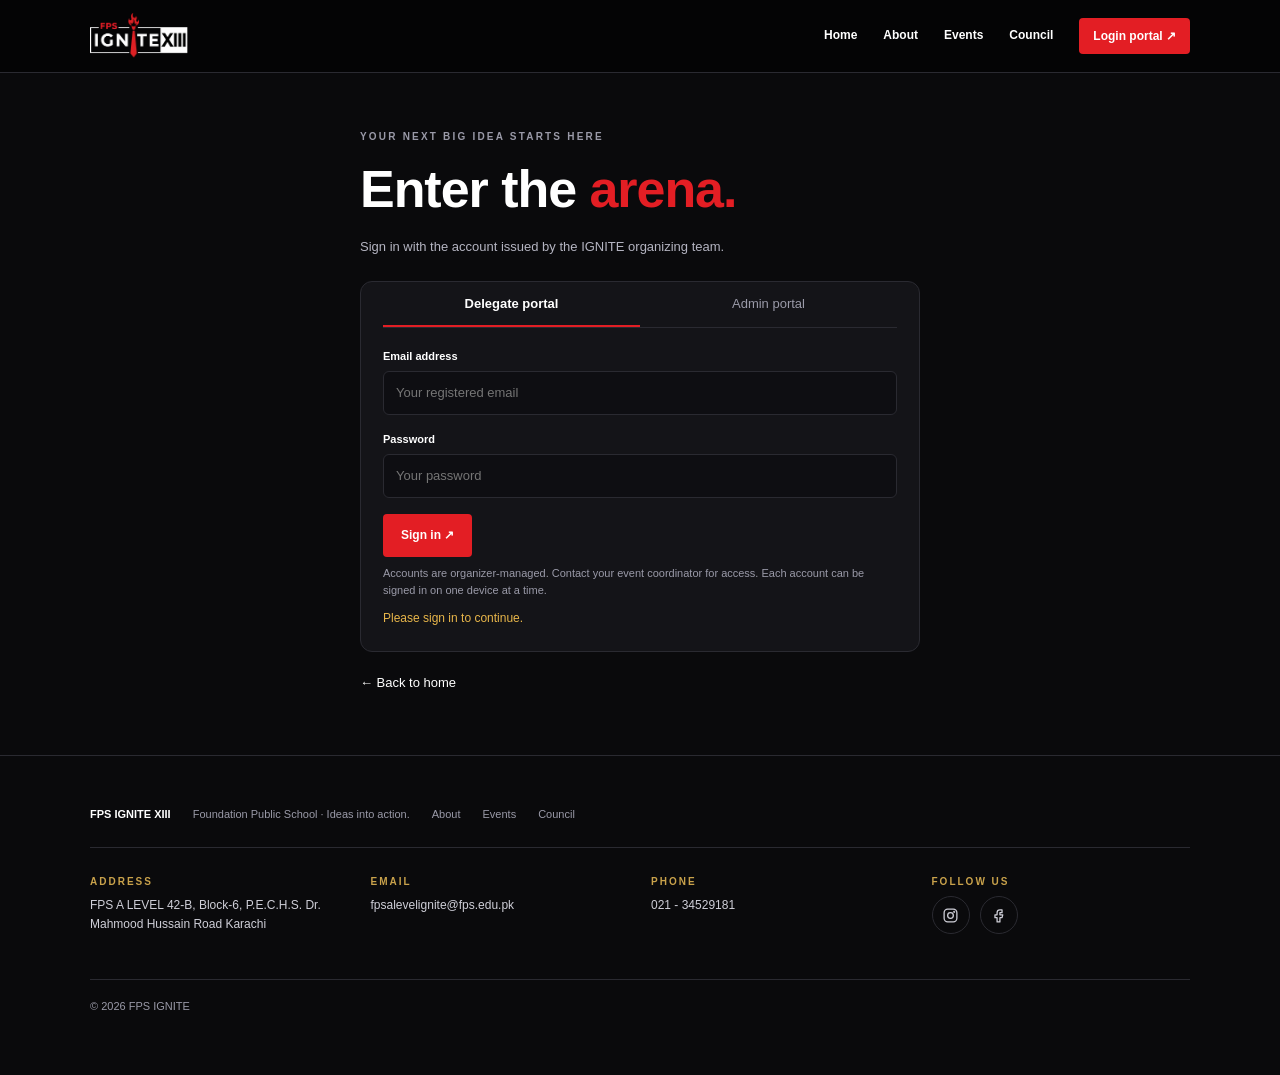
<file: admin.html>
<!doctype html>
<html lang="en">
<head>
<meta charset="utf-8">
<meta name="viewport" content="width=device-width,initial-scale=1">
<title>Admin panel | FPS IGNITE XIII</title>
<link rel="icon" href="images/favicon.png">
<link rel="stylesheet" href="style.css">
<link rel="stylesheet" href="admin.css">
</head>
<body data-page="admin">
<div id="app-header"></div>
<main>
  <div class="adminwrap">
    <div class="row-between">
      <div>
        <div class="eyebrow">Organizer control room</div>
        <h1 class="title" style="margin-bottom:0">Admin <span class="red">panel.</span></h1>
      </div>
      <div class="inl" id="adminmeta"><span id="conn" class="live">Live</span></div>
    </div>
    <div class="atabs" id="tabs" role="tablist"></div>
    <div id="panes">
      <section class="tabpane" id="pane-overview" hidden></section>
      <section class="tabpane" id="pane-auction" hidden></section>
      <section class="tabpane" id="pane-rooms" hidden></section>
      <section class="tabpane" id="pane-forex" hidden></section>
      <section class="tabpane" id="pane-accounts" hidden></section>
      <section class="tabpane" id="pane-activity" hidden></section>
    </div>
  </div>
</main>
<div id="app-footer"></div>
<script src="js/config.js"></script>
<script src="js/app.js"></script>
<script src="js/admin.js"></script>
</body>
</html>
</file>
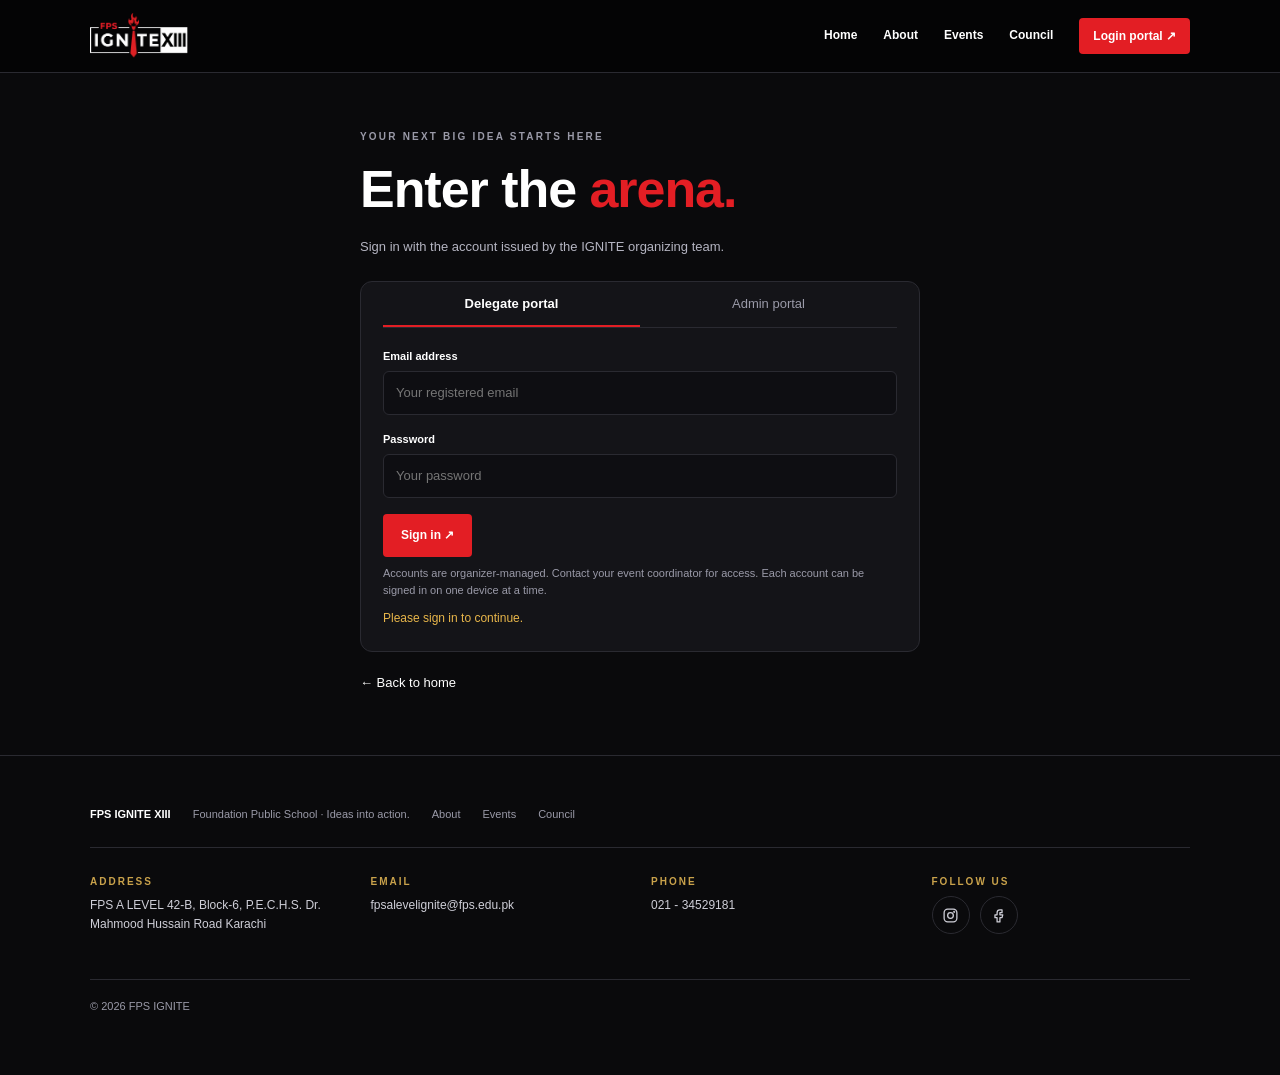
<file: auction.html>
<!doctype html>
<html lang="en">
<head>
<meta charset="utf-8">
<meta name="viewport" content="width=device-width,initial-scale=1">
<title>Industry Auction | FPS IGNITE XIII</title>
<link rel="icon" href="images/favicon.png">
<link rel="stylesheet" href="style.css">
</head>
<body data-page="auction">
<div id="app-header"></div>
<main>
  <div class="container" style="padding-top:44px;max-width:760px">
    <div class="row-between" style="align-items:center">
      <a class="back" href="events.html">&larr; All events</a>
      <span id="conn" class="live">Live</span>
    </div>
    <h1 class="title">Industry <span class="red">Auction</span></h1>

    <div class="card" id="mecard"><div class="help">Loading...</div></div>

    <div class="card" id="detail">
      <div id="dhead"></div>
      <div id="dboxes"></div>
      <div id="dnote"></div>
      <div id="dform" style="display:none">
        <div class="amt">
          <input id="amt" placeholder="Enter your bid in ICs" aria-label="Bid amount in ICs">
          <button class="btn" id="bidbtn" type="button">Place bid</button>
          <button class="btn dark" id="wdbtn" type="button" style="display:none">Withdraw</button>
        </div>
        <div class="hint" id="amthint"></div>
      </div>
      <div class="label gold" id="dboardlabel" style="margin-top:22px"></div>
      <div id="dboard"></div>
    </div>

    <div class="card">
      <div class="label gold" style="margin-bottom:6px">All industries</div>
      <div class="list" id="inds"></div>
    </div>
  </div>
</main>
<div id="app-footer"></div>
<script src="js/config.js"></script>
<script src="js/app.js"></script>
<script src="js/auction.js"></script>
</body>
</html>
</file>
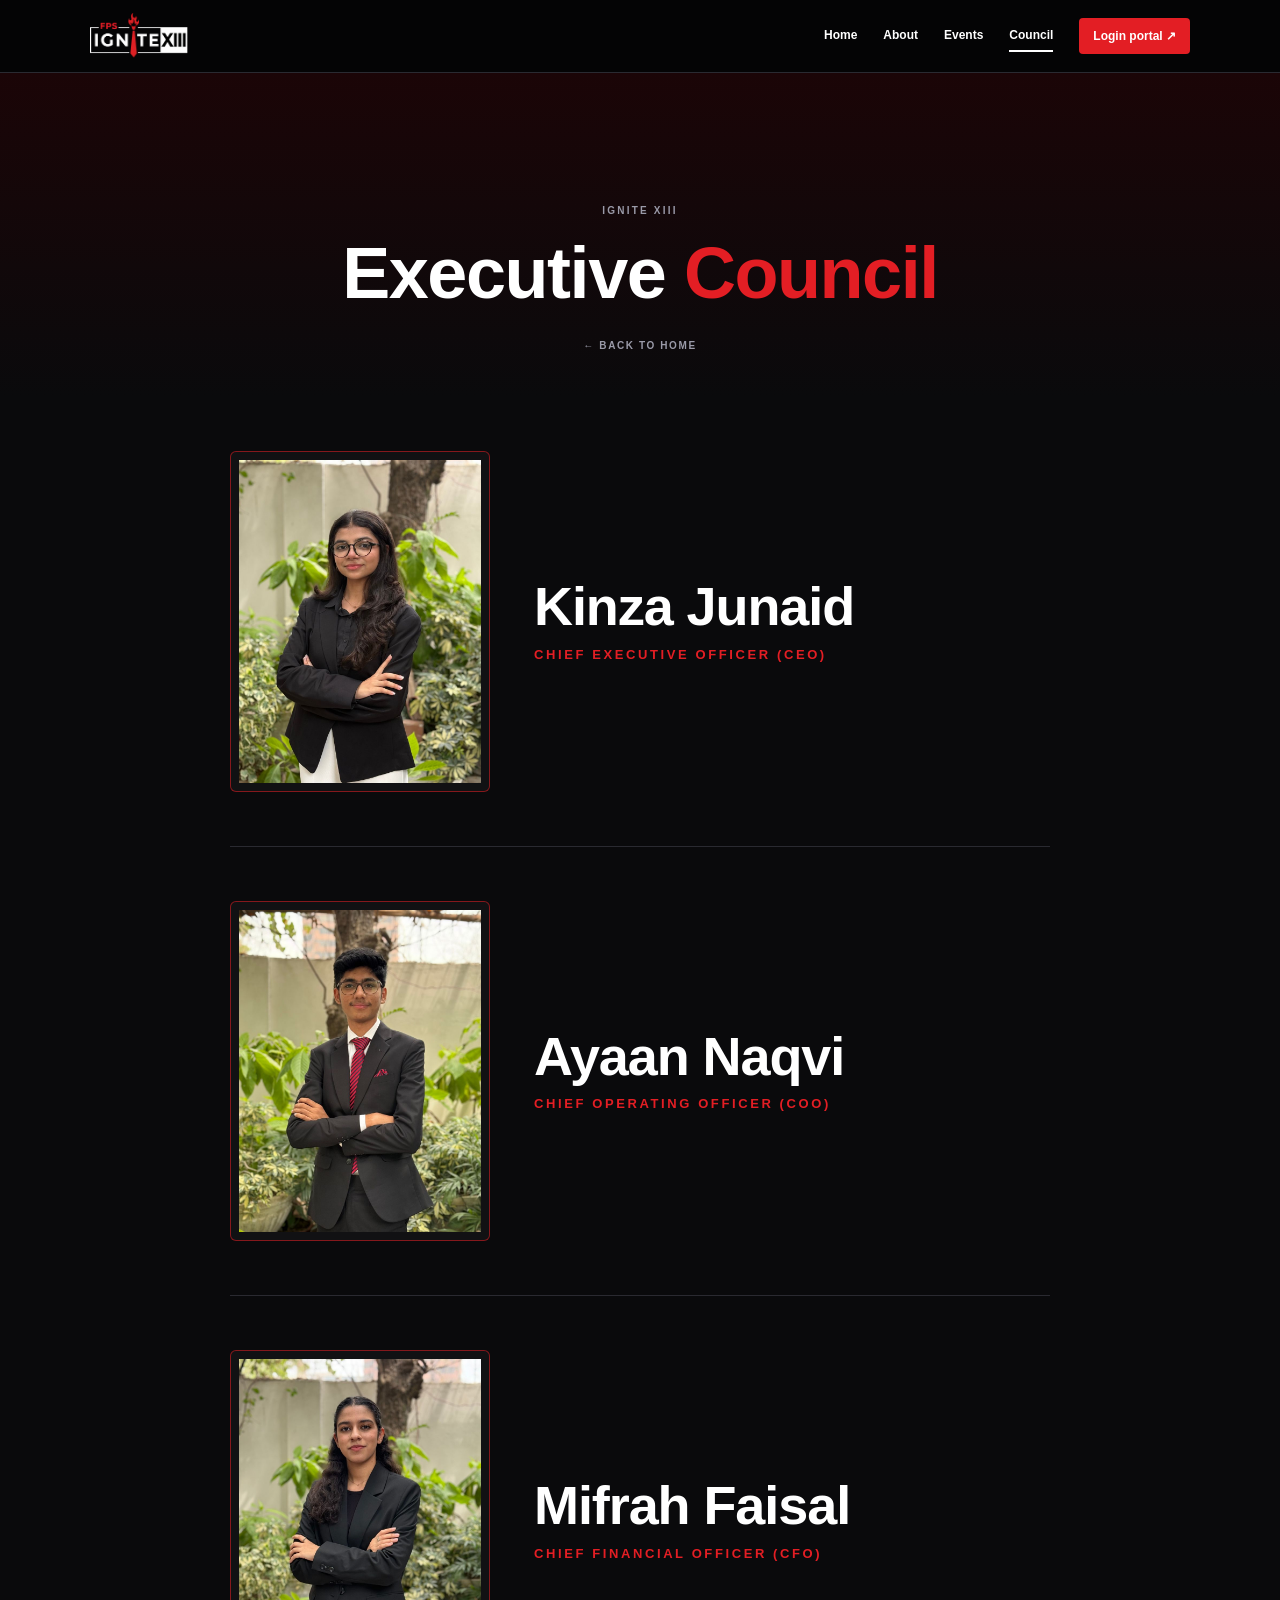
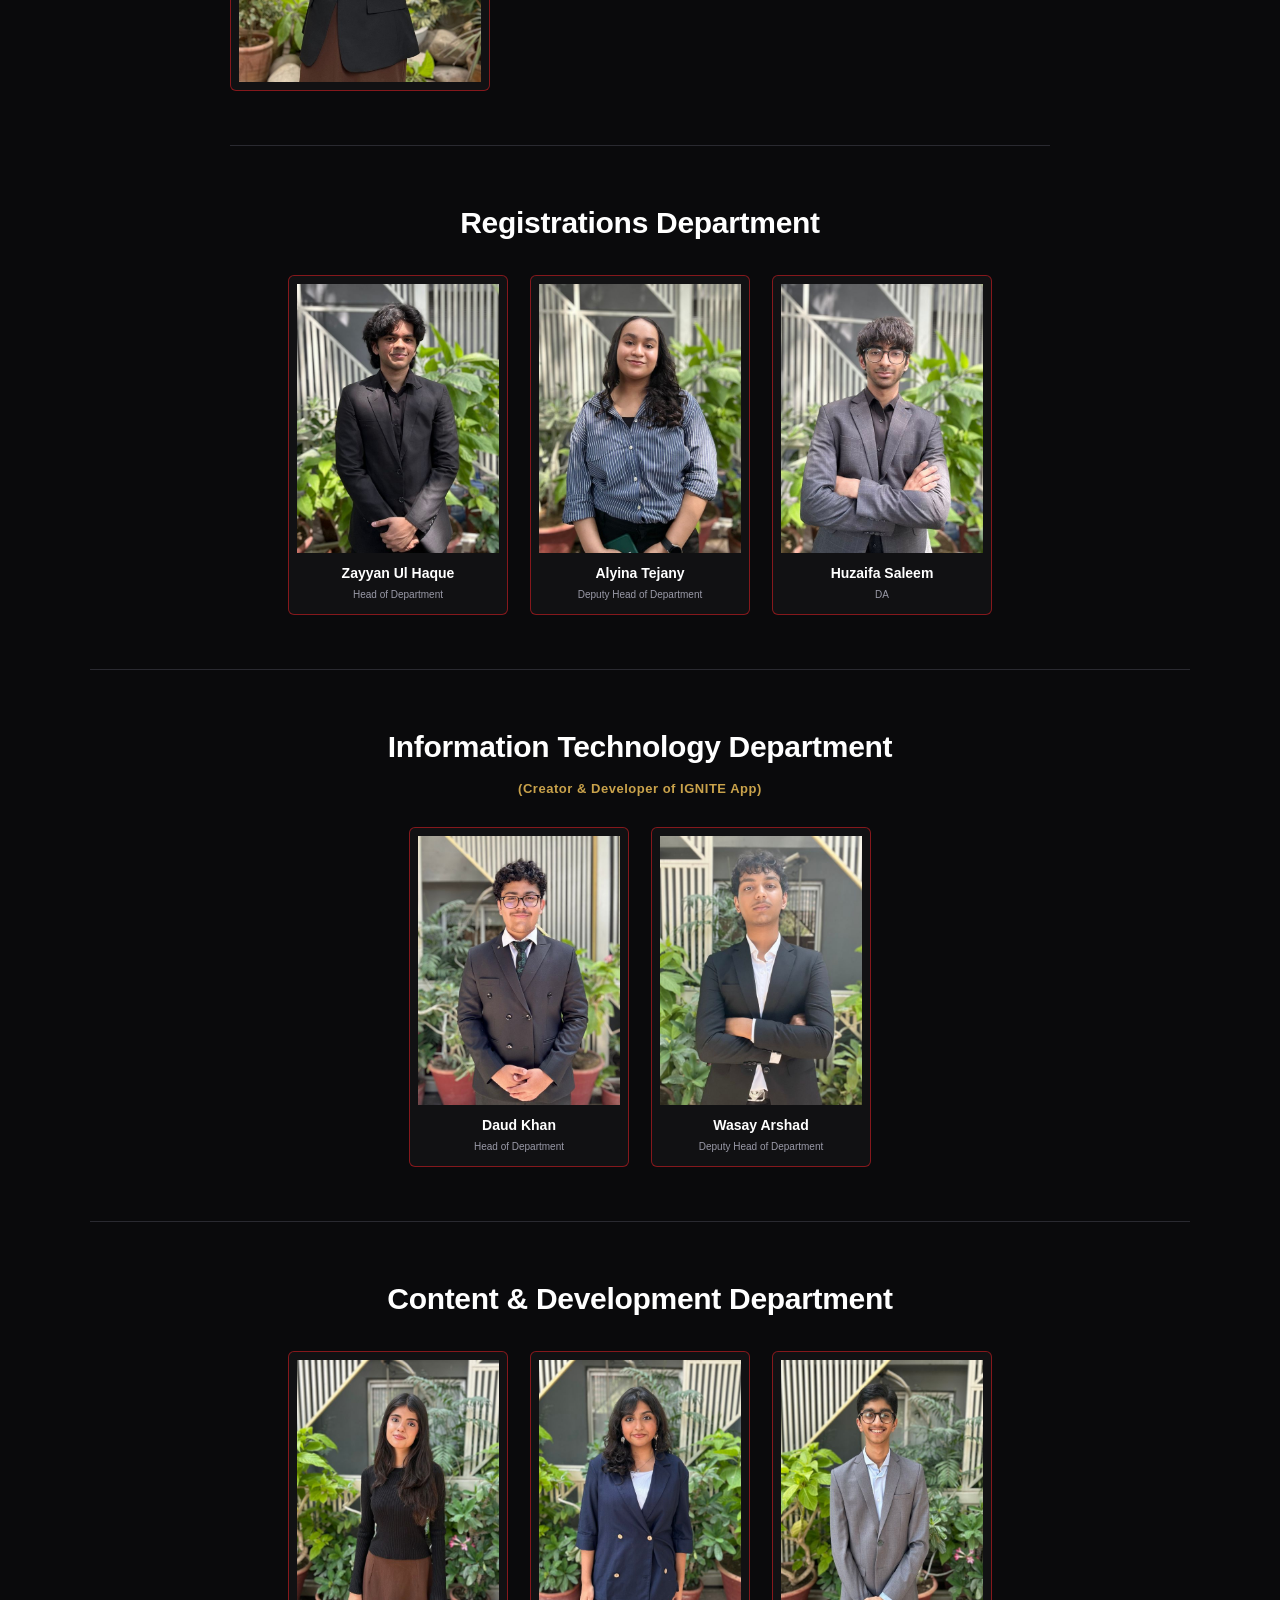
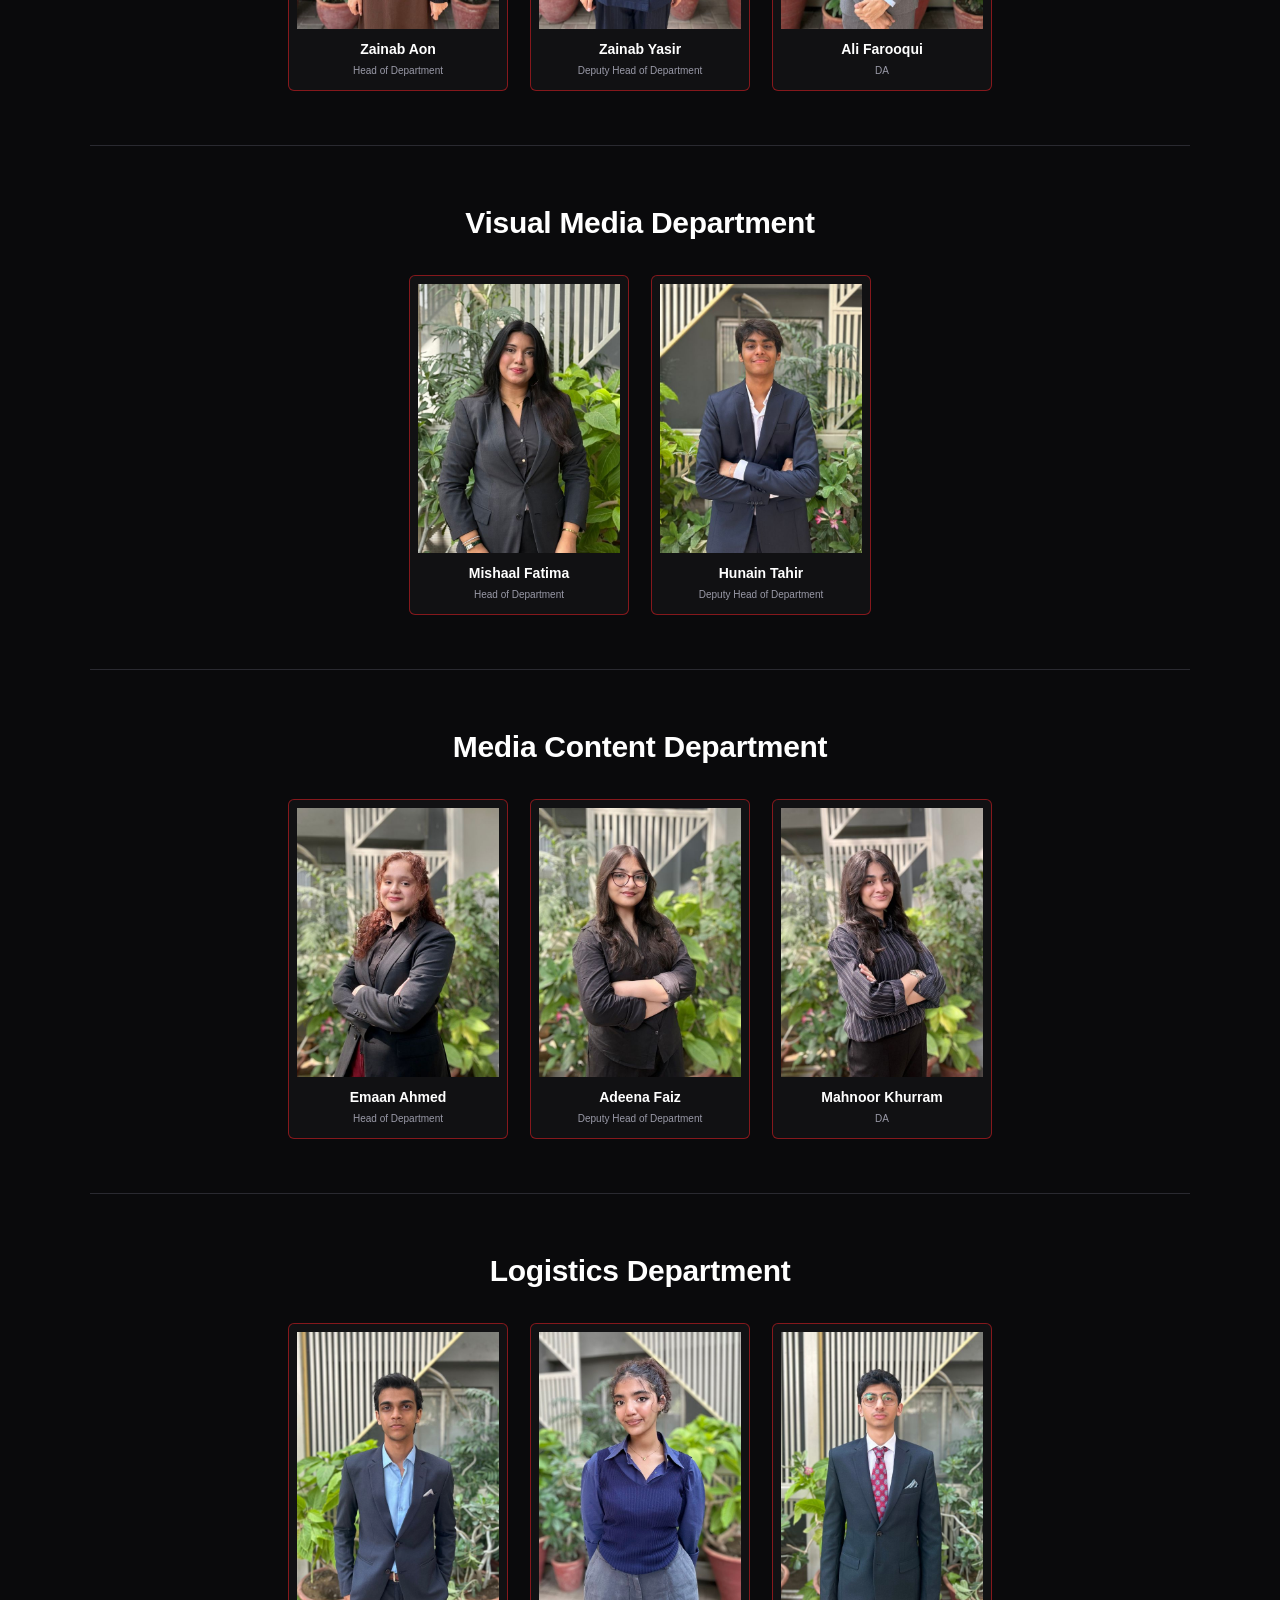
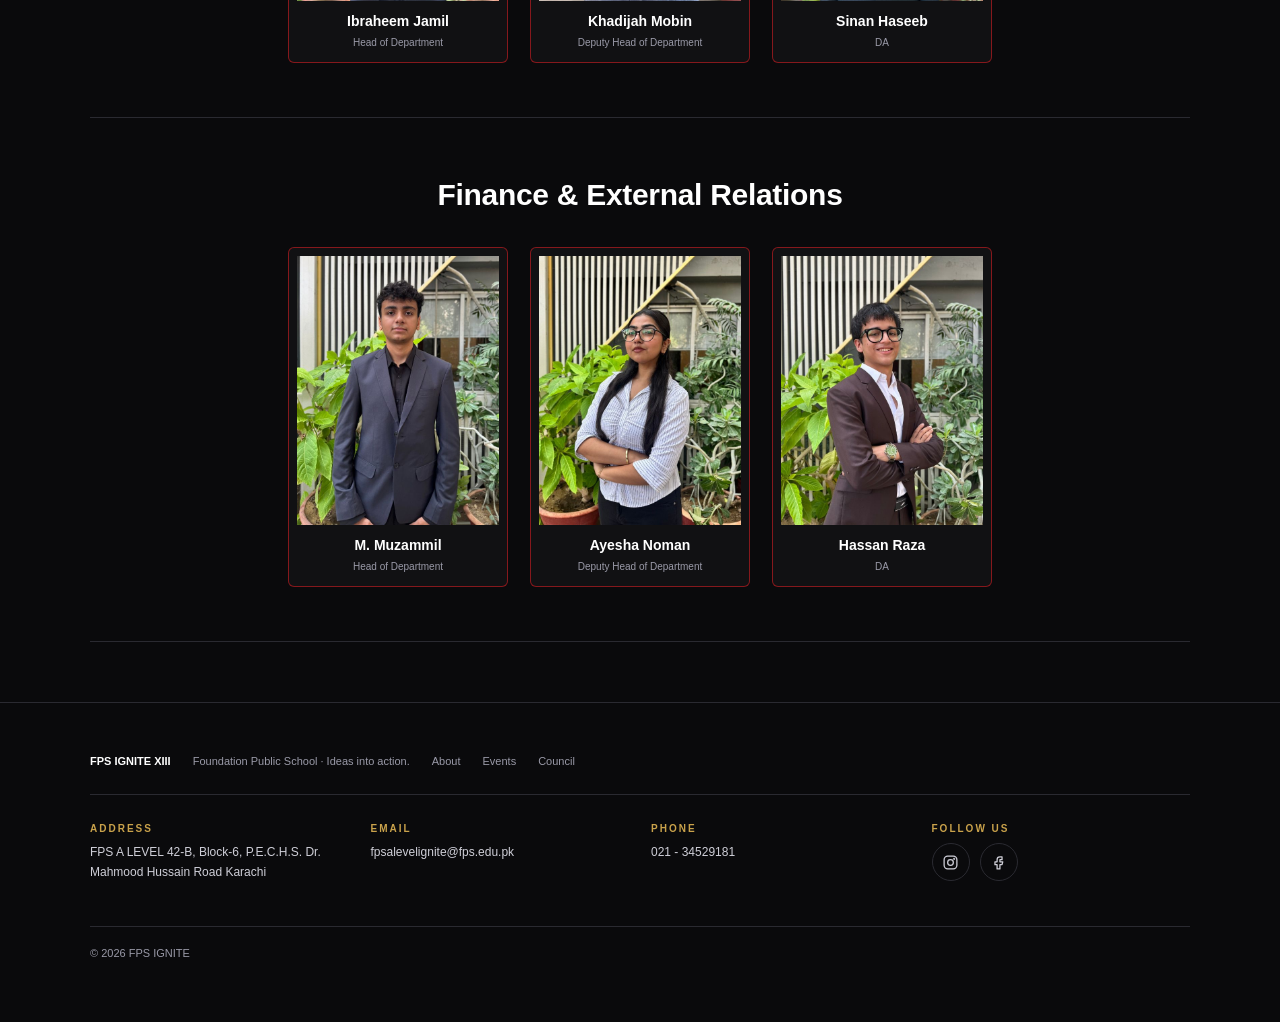
<file: council.html>
<!doctype html>
<html lang="en">
<head>
<meta charset="utf-8">
<meta name="viewport" content="width=device-width,initial-scale=1">
<title>Executive Council | FPS IGNITE XIII</title>
<link rel="icon" href="images/favicon.png">
<link rel="stylesheet" href="style.css">
</head>
<body data-page="council">
<div id="app-header"></div>
<main id="council"></main>
<div id="app-footer"></div>
<script src="js/config.js"></script>
<script src="js/app.js"></script>
<script src="js/content.js"></script>
<script src="js/council.js"></script>
</body>
</html>
</file>
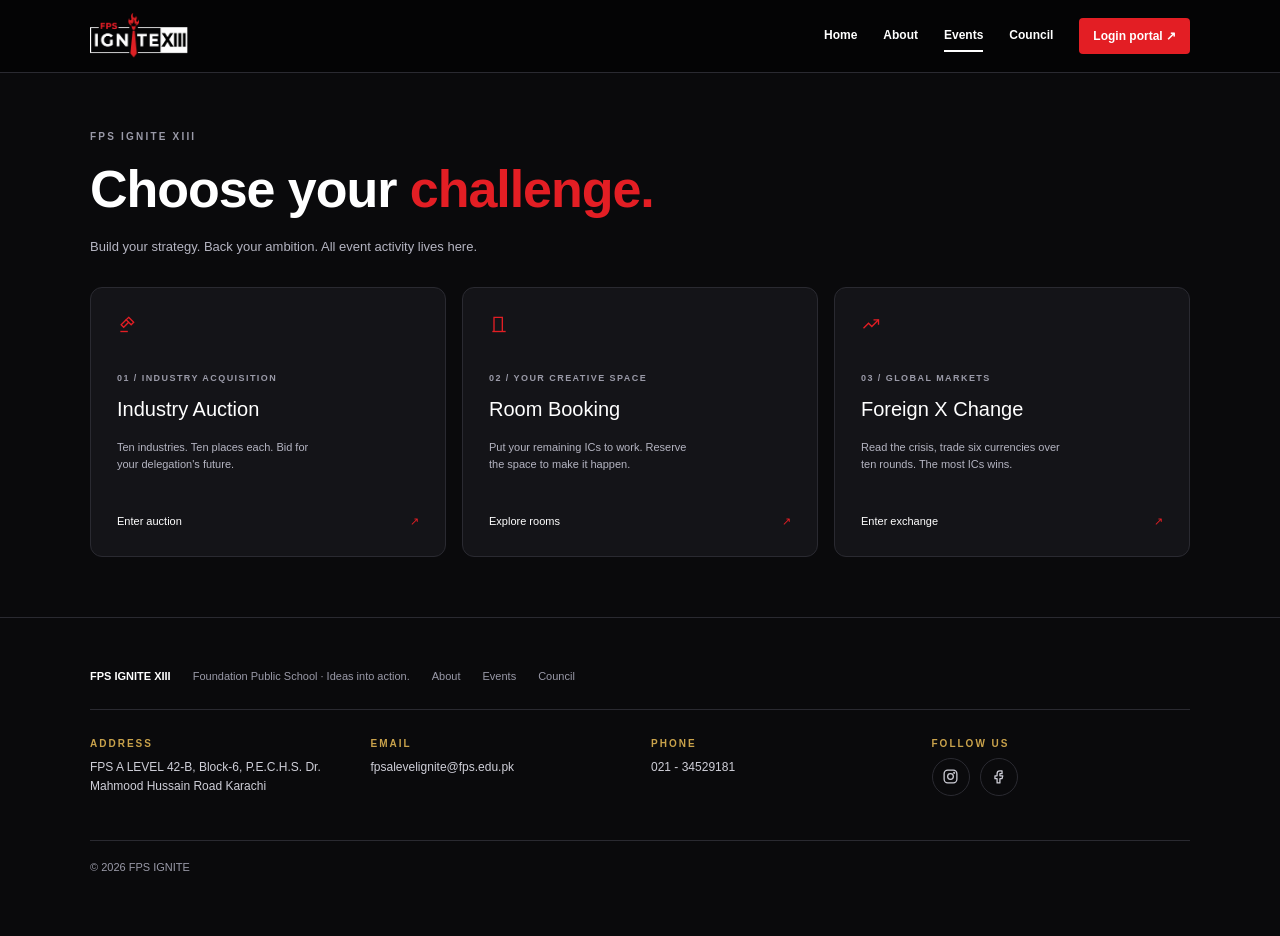
<file: events.html>
<!doctype html>
<html lang="en">
<head>
<meta charset="utf-8">
<meta name="viewport" content="width=device-width,initial-scale=1">
<title>Events | FPS IGNITE XIII</title>
<link rel="icon" href="images/favicon.png">
<link rel="stylesheet" href="style.css">
</head>
<body data-page="events">
<div id="app-header"></div>
<main>
  <div class="container" style="padding-top:56px">
    <div class="eyebrow">FPS IGNITE XIII</div>
    <h1 class="title">Choose your <span class="red">challenge.</span></h1>
    <p class="lead" style="font-size:13px">Build your strategy. Back your ambition. All event activity lives here.</p>
    <div class="cards2">
      <a class="ecard" href="auction.html">
        <svg viewBox="0 0 24 24"><path d="M14 4l6 6-3 3-6-6 3-3z"/><path d="M11 7l-6 6 3 3 6-6"/><path d="M4 21h9"/></svg>
        <div class="label">01 / Industry acquisition</div>
        <h3>Industry Auction</h3>
        <p>Ten industries. Ten places each. Bid for your delegation's future.</p>
        <div class="go">Enter auction <span>&#8599;</span></div>
      </a>
      <a class="ecard" href="rooms.html">
        <svg viewBox="0 0 24 24"><path d="M6 21V4h10v17"/><path d="M4 21h16"/><path d="M13 12v.01"/></svg>
        <div class="label">02 / Your creative space</div>
        <h3>Room Booking</h3>
        <p>Put your remaining ICs to work. Reserve the space to make it happen.</p>
        <div class="go">Explore rooms <span>&#8599;</span></div>
      </a>
      <a class="ecard" href="forex.html">
        <svg viewBox="0 0 24 24"><path d="M3 17l6-6 4 4 8-8"/><path d="M15 7h6v6"/></svg>
        <div class="label">03 / Global markets</div>
        <h3>Foreign X Change</h3>
        <p>Read the crisis, trade six currencies over ten rounds. The most ICs wins.</p>
        <div class="go">Enter exchange <span>&#8599;</span></div>
      </a>
    </div>
  </div>
</main>
<div id="app-footer"></div>
<script src="js/config.js"></script>
<script src="js/app.js"></script>
<script>IG.renderChrome('events');</script>
</body>
</html>
</file>
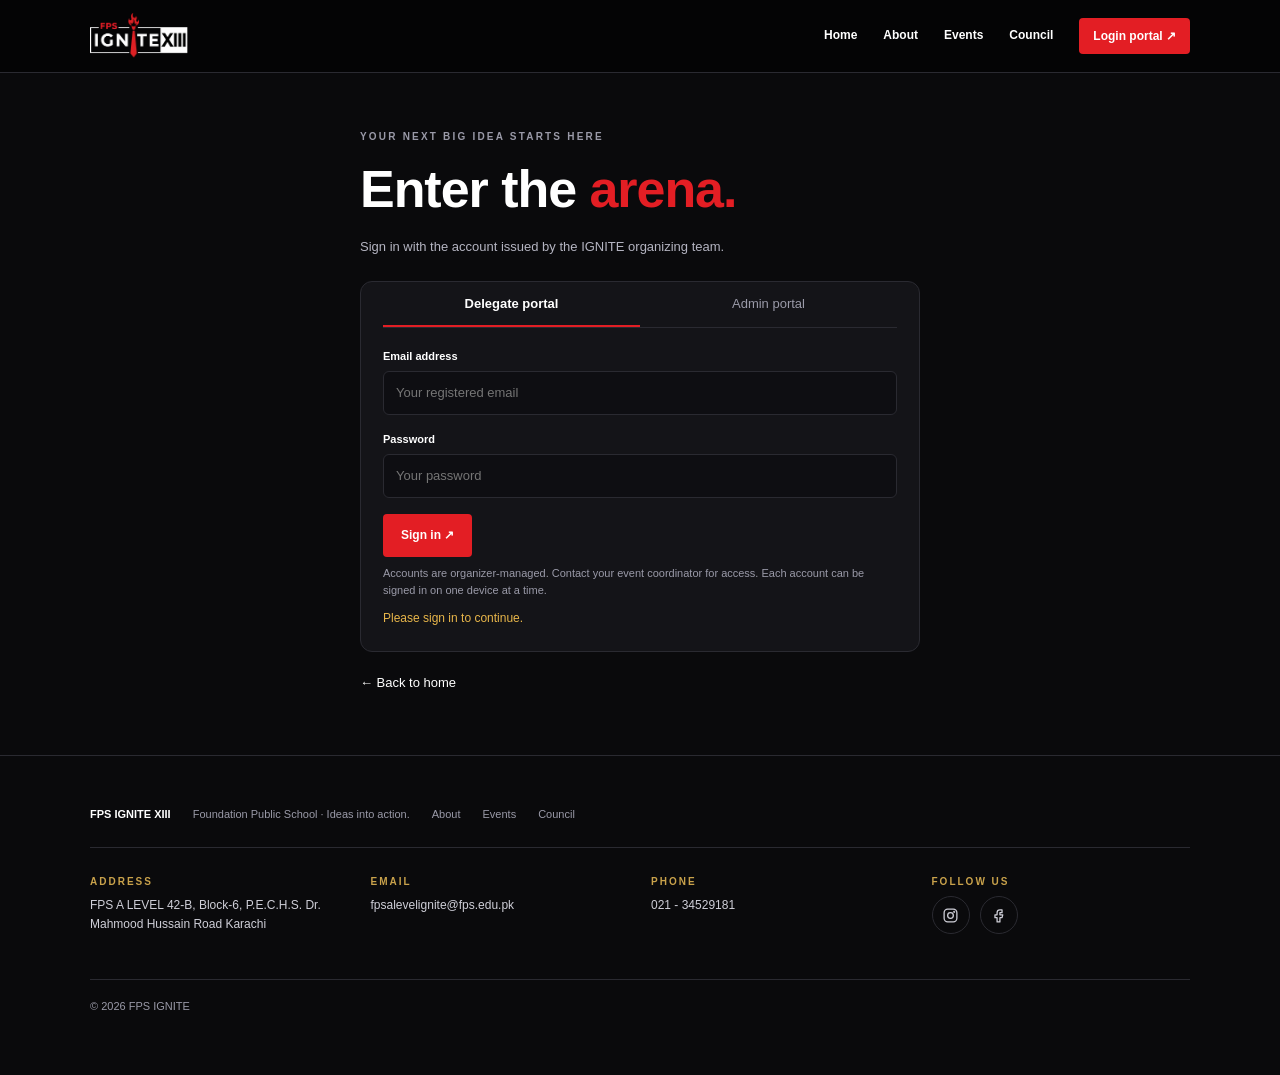
<file: forex.html>
<!doctype html>
<html lang="en">
<head>
<meta charset="utf-8">
<meta name="viewport" content="width=device-width,initial-scale=1">
<title>Foreign X Change | FPS IGNITE XIII</title>
<link rel="icon" href="images/favicon.png">
<link rel="stylesheet" href="style.css">
</head>
<body data-page="forex">
<div id="app-header"></div>
<main>
  <div class="container" style="padding-top:44px;max-width:1040px">
    <div class="row-between" style="align-items:center">
      <a class="back" href="events.html">&larr; All events</a>
      <span id="conn" class="live">Live</span>
    </div>
    <h1 class="title">Foreign X <span class="red">Change</span></h1>

    <div class="card" id="top"><div class="help">Loading...</div></div>

    <div class="card" id="crisiscard" style="display:none">
      <div class="row-between"><div><div class="label gold" id="crisislabel">Global crisis briefing</div><h2 id="crisistitle" style="margin-bottom:12px"></h2></div><span class="timer" id="timer"></span></div>
      <div class="crisisbox" id="cbox"></div>
    </div>

    <div class="fxlayout">
      <div class="fxgrid" id="fxgrid"></div>
      <div class="card" style="margin:0">
        <div class="label gold" style="margin-bottom:10px">Buying prices</div>
        <div class="list" id="prices"></div>
        <div class="help">Buying and selling use the same price. Prices change every round.</div>
      </div>
    </div>

    <div class="card" style="margin-top:18px">
      <div class="label gold">Your activity</div>
      <div class="list" id="acts"></div>
    </div>
    <div class="card" id="stand" style="display:none">
      <div class="label gold" style="margin-bottom:6px">Final standings</div>
      <div class="list" id="standlist"></div>
    </div>
  </div>
</main>
<div id="app-footer"></div>
<script src="js/config.js"></script>
<script src="js/app.js"></script>
<script src="js/forex.js"></script>
</body>
</html>
</file>
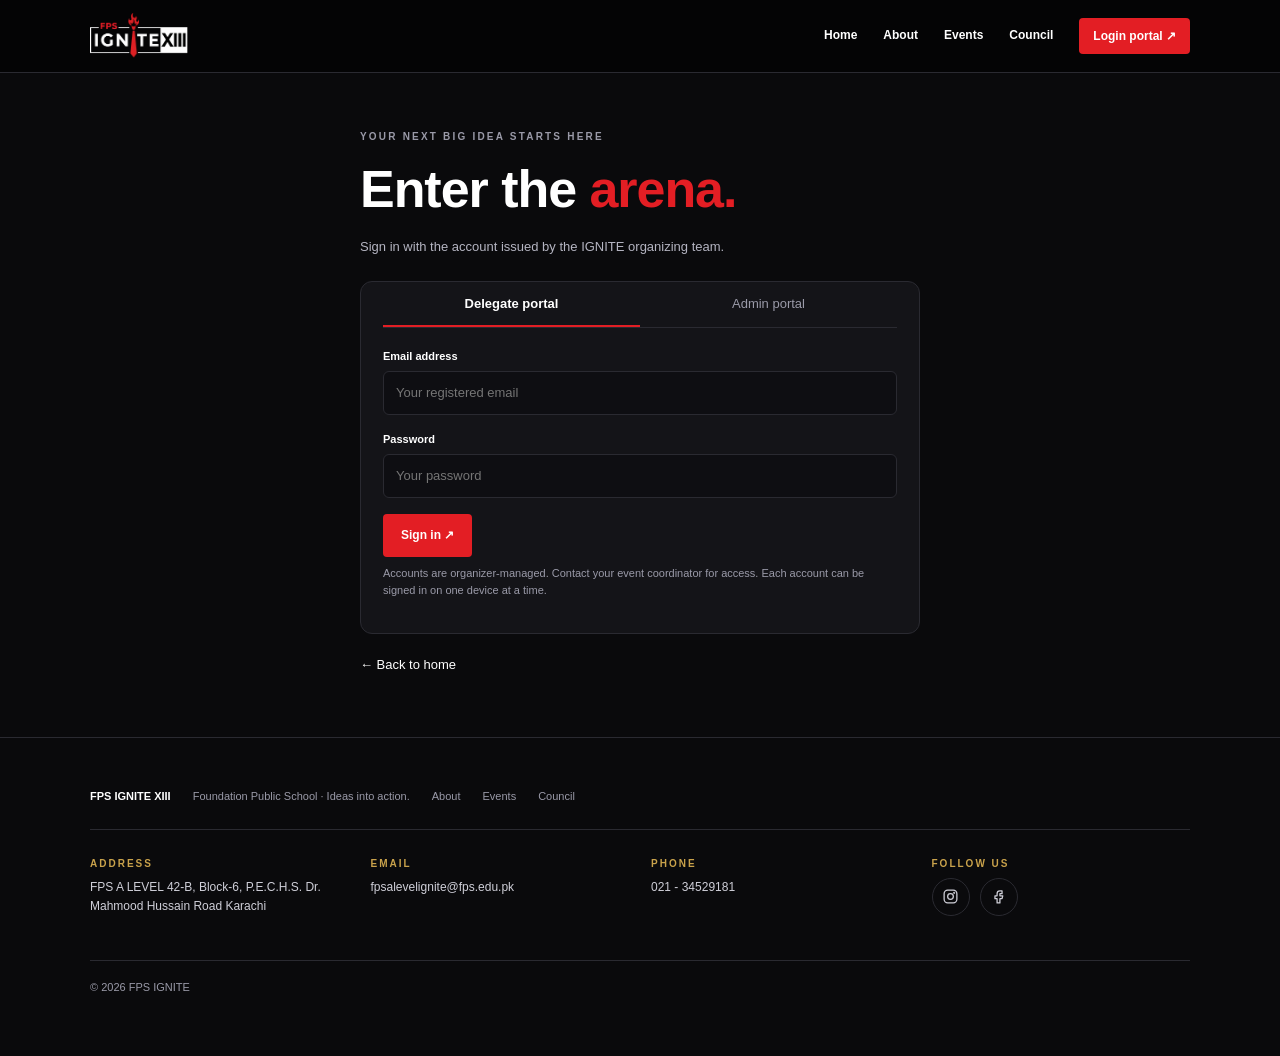
<file: login.html>
<!doctype html>
<html lang="en">
<head>
<meta charset="utf-8">
<meta name="viewport" content="width=device-width,initial-scale=1">
<title>Login | FPS IGNITE XIII</title>
<link rel="icon" href="images/favicon.png">
<link rel="stylesheet" href="style.css">
</head>
<body data-page="login">
<div id="app-header"></div>
<main>
  <div class="narrow" style="padding-top:56px;max-width:560px">
    <div class="eyebrow">Your next big idea starts here</div>
    <h1 class="title">Enter the <span class="red">arena.</span></h1>
    <p class="lead" style="font-size:13px;margin-bottom:24px">Sign in with the account issued by the IGNITE organizing team.</p>
    <div class="card" style="padding:0 22px 24px">
      <div class="tabs" role="tablist">
        <button type="button" class="on" data-role="delegate" role="tab">Delegate portal</button>
        <button type="button" data-role="admin" role="tab">Admin portal</button>
      </div>
      <div id="already" class="note good" style="display:none;margin-bottom:16px"></div>
      <form id="loginform" autocomplete="on">
        <div class="field"><label for="email">Email address</label><input id="email" name="email" type="text" placeholder="Your registered email" required autocomplete="username" autocapitalize="off" spellcheck="false"></div>
        <div class="field"><label for="password">Password</label><input id="password" name="password" type="password" placeholder="Your password" required autocomplete="current-password"></div>
        <button class="btn" id="submit" type="submit">Sign in &#8599;</button>
        <div class="help">Accounts are organizer-managed. Contact your event coordinator for access. Each account can be signed in on one device at a time.</div>
        <div class="msg" id="err" role="alert"></div>
      </form>
    </div>
    <a href="index.html" style="font-size:13px">&larr; Back to home</a>
  </div>
</main>
<div id="app-footer"></div>
<script src="js/config.js"></script>
<script src="js/app.js"></script>
<script src="js/login.js"></script>
</body>
</html>
</file>
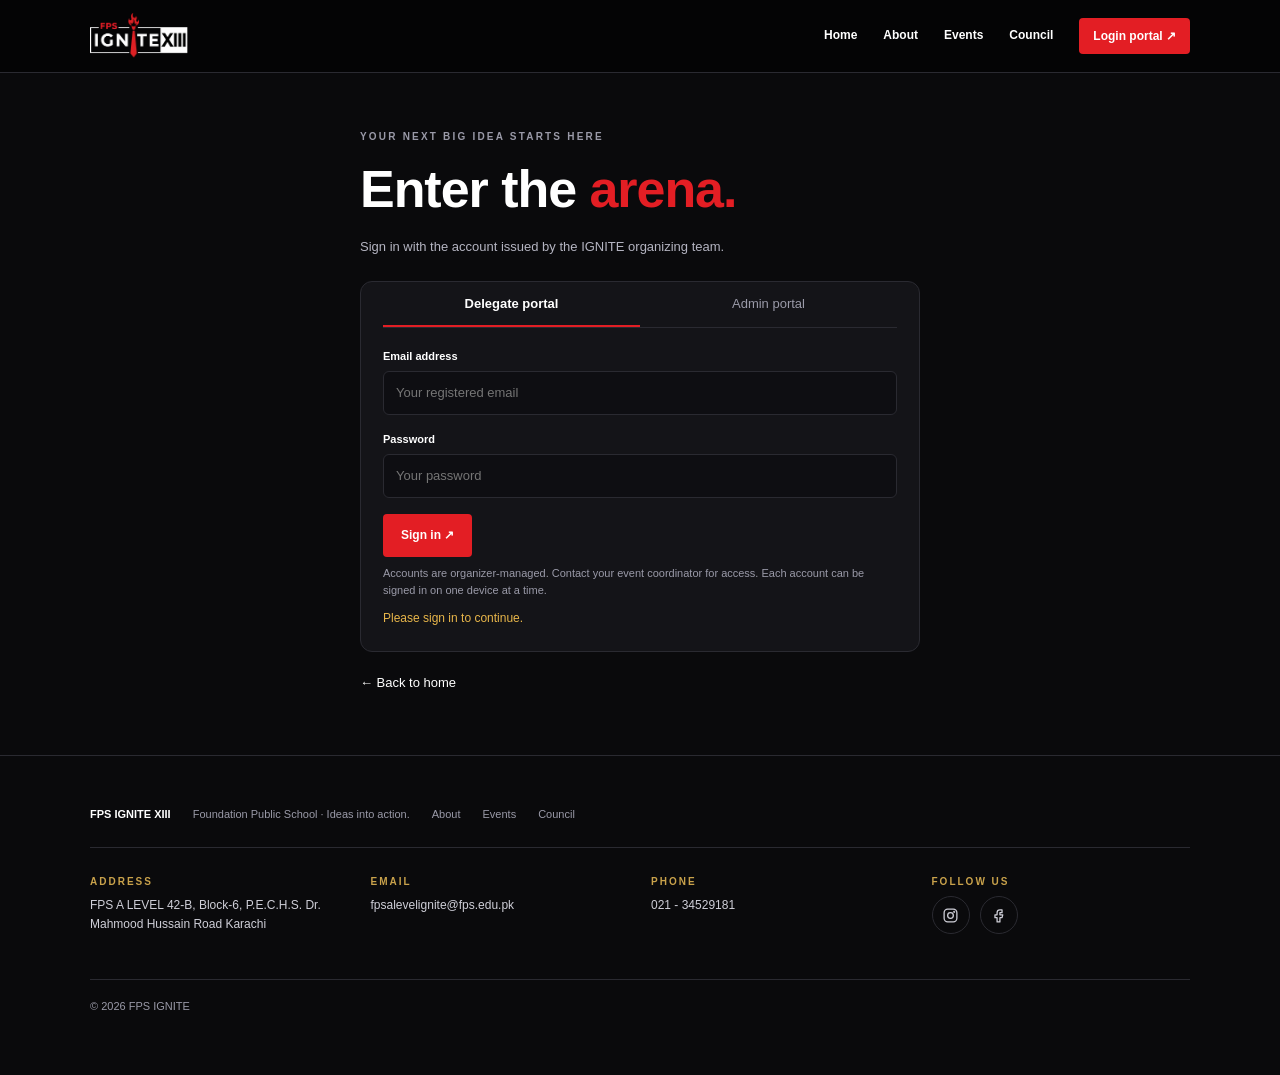
<file: profile.html>
<!doctype html>
<html lang="en">
<head>
<meta charset="utf-8">
<meta name="viewport" content="width=device-width,initial-scale=1">
<title>My delegation | FPS IGNITE XIII</title>
<link rel="icon" href="images/favicon.png">
<link rel="stylesheet" href="style.css">
</head>
<body data-page="profile">
<div id="app-header"></div>
<main>
  <div class="container" style="padding-top:44px;max-width:760px">
    <div class="row-between" style="align-items:center"><div class="eyebrow">Your delegation</div><span id="conn" class="live">Live</span></div>
    <h1 class="title" id="pname">&nbsp;</h1>
    <div id="pcard"></div>
    <div class="card"><div class="label gold">Your activity</div><div class="list" id="pacts"></div></div>
    <p class="help">Account details can only be changed by the organizers. If something looks wrong, speak to your event coordinator.</p>
  </div>
</main>
<div id="app-footer"></div>
<script src="js/config.js"></script>
<script src="js/app.js"></script>
<script src="js/profile.js"></script>
</body>
</html>
</file>
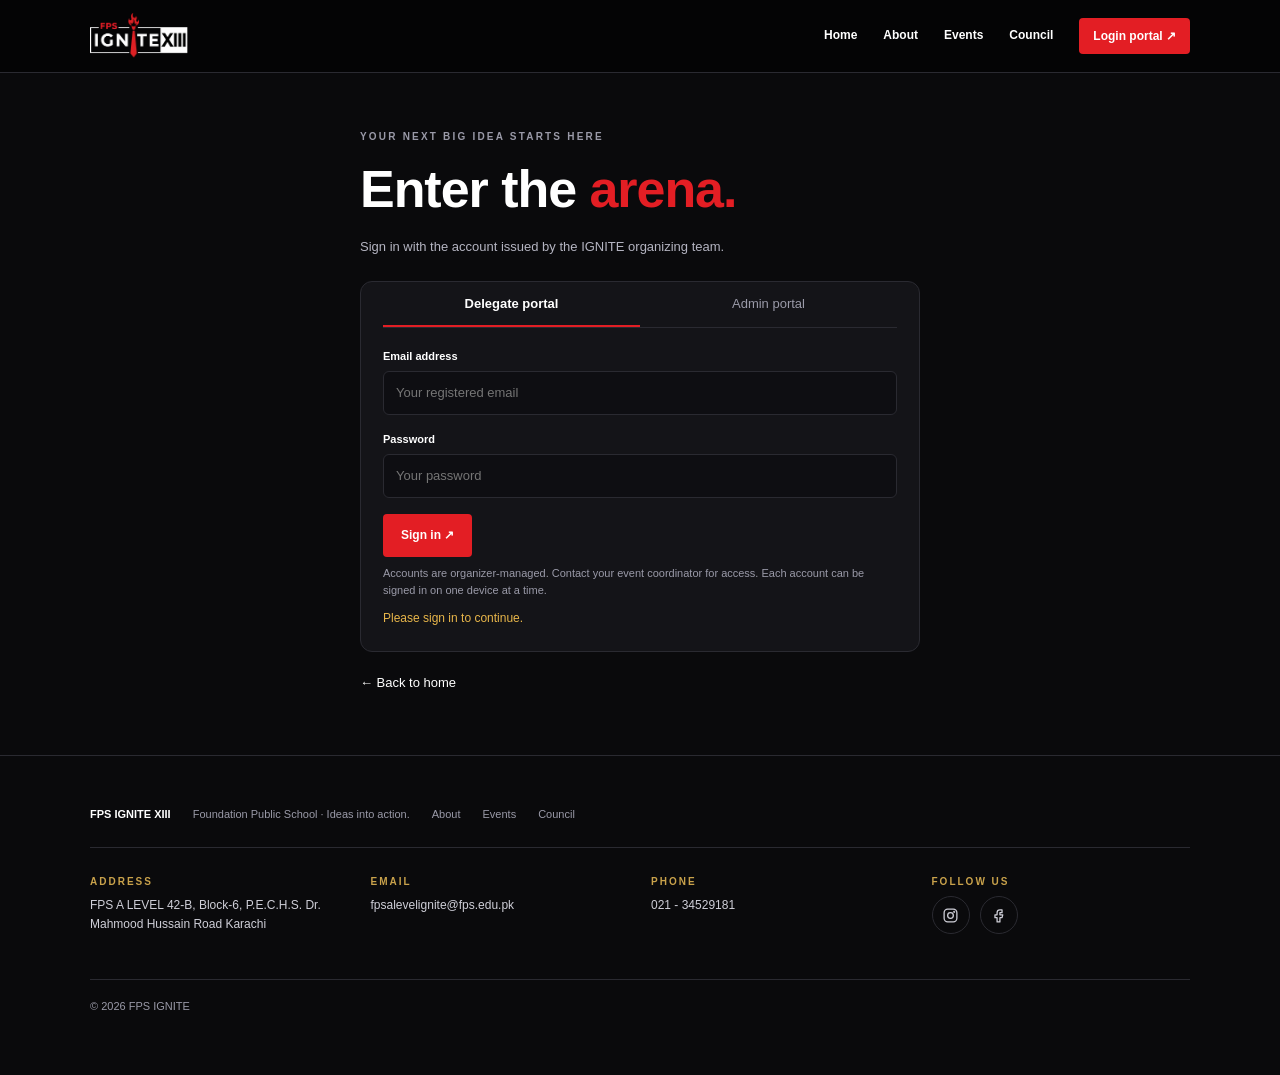
<file: rooms.html>
<!doctype html>
<html lang="en">
<head>
<meta charset="utf-8">
<meta name="viewport" content="width=device-width,initial-scale=1">
<title>Room Booking | FPS IGNITE XIII</title>
<link rel="icon" href="images/favicon.png">
<link rel="stylesheet" href="style.css">
</head>
<body data-page="rooms">
<div id="app-header"></div>
<main>
  <div class="container" style="padding-top:44px;max-width:900px">
    <div class="row-between" style="align-items:center">
      <a class="back" href="events.html">&larr; All events</a>
      <span id="conn" class="live">Live</span>
    </div>
    <h1 class="title">Room <span class="red">Booking</span></h1>
    <div class="card" id="mecard"><div class="help">Loading...</div></div>
    <div class="two" id="rooms"></div>
    <p class="help" style="margin-top:6px">Booking uses your remaining Auction ICs. Each room has limited places and every delegation can book a room once. The organizers open and close booking.</p>
  </div>
</main>
<div id="app-footer"></div>
<script src="js/config.js"></script>
<script src="js/app.js"></script>
<script src="js/rooms.js"></script>
</body>
</html>
</file>
<file: style.css>
:root{--bg:#0a0a0c;--bg2:#0f0f13;--card:#141418;--card2:#1c1c22;--line:#2a2a31;--red:#e31e24;--red2:#a3121a;--text:#fff;--muted:#9a9aa8;--soft:#cfcfd8;--ok:#3ecf8e;--bad:#ff5d5d}
*{box-sizing:border-box;margin:0;padding:0}
html{scroll-behavior:smooth;scroll-padding-top:70px}
body{background:var(--bg);color:var(--text);font-family:Inter,"Helvetica Neue",Arial,sans-serif;line-height:1.55;min-height:100vh;display:flex;flex-direction:column;overflow-x:hidden}
main{flex:1}
a{color:inherit;text-decoration:none}
img,video{max-width:100%;display:block}
button{font-family:inherit}
.container{width:min(1100px,92%);margin:0 auto}
.narrow{width:min(760px,92%);margin:0 auto}
.red{color:var(--red)}
.pos{color:var(--ok)!important}
.neg{color:var(--bad)!important}

/* ---------- header ---------- */
header.site{position:sticky;top:0;z-index:50;background:rgba(5,5,6,.92);backdrop-filter:blur(10px);border-bottom:1px solid var(--line);transition:background .3s,border-color .3s}
body.home header.site{position:fixed;left:0;right:0;background:transparent;border-color:transparent}
body.home header.site.scrolled{background:rgba(5,5,6,.92);border-color:var(--line)}
header.site .container{display:flex;align-items:center;justify-content:space-between;height:72px;gap:16px}
.logo img{height:46px;width:auto}
nav.main{display:flex;gap:26px;font-size:12px;font-weight:700;align-items:center}
nav.main a{padding:6px 0;border-bottom:2px solid transparent;white-space:nowrap}
nav.main a.active{border-color:#fff}
nav.main a:hover{color:#ddd}
nav.main a.cta{background:var(--red);padding:9px 14px;border-radius:4px;border:0}
nav.main a.cta:hover{background:#c8161c;color:#fff}
.burger{display:none;background:none;border:0;width:40px;height:40px;cursor:pointer;position:relative}
.burger span{position:absolute;left:8px;right:8px;height:2px;background:#fff;transition:.25s}
.burger span:first-child{top:15px}.burger span:last-child{top:23px}
.setupbar{background:var(--red);color:#fff;text-align:center;font-size:12px;padding:8px 12px}

/* ---------- buttons ---------- */
.btn{display:inline-block;border:0;cursor:pointer;font:inherit;font-size:12px;font-weight:700;padding:12px 18px;border-radius:4px;background:var(--red);color:#fff;transition:.2s;text-align:center}
.btn:hover{background:#c8161c;transform:translateY(-1px)}
.btn.dark{background:#1c1c1c}.btn.dark:hover{background:#000}
.btn.ghost{background:var(--card2);border:1px solid var(--line)}
.btn.ghost:hover{background:#26262d}
.btn.light{background:#fff;color:#0a0a0a}.btn.light:hover{background:#e9e9e9}
.btn.small{padding:7px 12px;font-size:11px}
.btn.danger{background:#7a1014}.btn.danger:hover{background:#9c161b}
.btn[disabled]{opacity:.35;cursor:not-allowed;transform:none}

/* ---------- type ---------- */
.eyebrow{font-size:10px;font-weight:700;letter-spacing:.22em;text-transform:uppercase;color:var(--muted)}
h1.title{font-size:clamp(34px,6vw,52px);font-weight:900;letter-spacing:-.02em;line-height:1.08;margin:16px 0 20px}
.lead{color:#b5b5c2;font-size:15px;max-width:620px}
h2{font-weight:500;font-size:20px;letter-spacing:-.01em}
h2.big{font-size:clamp(30px,5vw,46px);font-weight:900;letter-spacing:-.02em;line-height:1.1}

/* ---------- scroll animations ---------- */
.reveal{opacity:0;transform:translateY(38px);transition:opacity .8s cubic-bezier(.2,.7,.2,1),transform .8s cubic-bezier(.2,.7,.2,1);transition-delay:var(--d,0s)}
.reveal.left{transform:translateX(-60px)}
.reveal.right{transform:translateX(60px)}
.reveal.zoom{transform:scale(.92)}
.reveal.in{opacity:1;transform:none}
@media (prefers-reduced-motion:reduce){.reveal{opacity:1;transform:none;transition:none}html{scroll-behavior:auto}}

/* ---------- home ---------- */
.hero{position:relative;min-height:100vh;display:flex;align-items:center;justify-content:center;text-align:center;overflow:hidden;background:#070708}
.hero:before{content:"";position:absolute;inset:0;background:
 linear-gradient(115deg,transparent 0 48%,rgba(163,18,26,.55) 48% 70%,rgba(227,30,36,.85) 70% 100%),
 radial-gradient(ellipse at 20% 30%,rgba(255,255,255,.08),transparent 55%);
 animation:drift 14s ease-in-out infinite alternate}
.hero:after{content:"";position:absolute;inset:0;background:radial-gradient(ellipse at center,transparent 30%,rgba(0,0,0,.7) 100%)}
@keyframes drift{from{transform:translateX(-2%) scale(1.04)}to{transform:translateX(2%) scale(1.04)}}
.hero .inner{position:relative;z-index:2;padding:110px 0 80px;width:min(900px,92%)}
.hero .presents{font-size:11px;letter-spacing:.3em;text-transform:uppercase;color:#d8d8e0;margin-bottom:26px}
.hero img.herologo{width:min(640px,86%);margin:0 auto;filter:drop-shadow(0 10px 40px rgba(0,0,0,.6));animation:float 6s ease-in-out infinite}
@keyframes float{0%,100%{transform:translateY(0)}50%{transform:translateY(-8px)}}
.hero .tag{margin-top:30px;font-size:clamp(12px,2.2vw,16px);letter-spacing:.38em;font-weight:700}
.hero .sub{margin-top:12px;font-size:10px;letter-spacing:.32em;text-transform:uppercase;color:#aab6c6}
.hero .btns{margin-top:36px;display:flex;gap:12px;justify-content:center;flex-wrap:wrap}
.cue{position:absolute;z-index:2;bottom:26px;left:50%;transform:translateX(-50%);font-size:10px;letter-spacing:.3em;color:#cfcfd8;text-transform:uppercase}
.cue:after{content:"";display:block;width:1px;height:34px;background:#fff;margin:10px auto 0;animation:cue 1.8s infinite}
@keyframes cue{0%{transform:scaleY(0);transform-origin:top}50%{transform:scaleY(1);transform-origin:top}51%{transform:scaleY(1);transform-origin:bottom}100%{transform:scaleY(0);transform-origin:bottom}}

.section{padding:100px 0;position:relative}
.section.crimson{color:#fff;background:linear-gradient(160deg,#8f0f14 0%,#c4161c 55%,#e31e24 100%)}
.section.crimson .eyebrow{color:rgba(255,255,255,.75)}
.section.alt{background:var(--bg2)}
.section h2.big{margin:14px 0 18px}
.split{display:grid;grid-template-columns:1fr 1fr;gap:56px;align-items:center}
.split p{color:#e6e6ee;font-size:15px;margin-bottom:14px;max-width:520px}
.photo{border-radius:18px;overflow:hidden;aspect-ratio:4/3;background:linear-gradient(135deg,#1a1a1f,#2b2b33);box-shadow:0 24px 60px rgba(0,0,0,.45);position:relative}
.photo img{position:absolute;inset:0;z-index:1;width:100%;height:100%;object-fit:cover;background:#16161b}
.photo .ph{position:absolute;inset:0;display:flex;align-items:center;justify-content:center;text-align:center;font-size:12px;color:#8a8a97;padding:20px}
.perspectives{display:grid;grid-template-columns:repeat(4,1fr);gap:14px;margin-top:34px}
.perspectives div{background:rgba(0,0,0,.28);border:1px solid rgba(255,255,255,.2);border-radius:12px;padding:16px;font-size:13px;font-weight:700;text-align:center}
.perspectives small{display:block;font-weight:400;font-size:11px;color:rgba(255,255,255,.75);margin-top:4px}

.stats{display:flex;justify-content:center;gap:90px;flex-wrap:wrap;text-align:center;margin-top:50px}
.stat .n{font-size:clamp(46px,8vw,76px);font-weight:900;line-height:1}
.stat .t{font-size:11px;letter-spacing:.14em;text-transform:uppercase;color:var(--muted);margin-top:12px}

.evgrid{display:grid;grid-template-columns:repeat(3,1fr);gap:18px;margin-top:44px}
.evcard{background:var(--card);border:1px solid var(--line);border-radius:14px;padding:28px;transition:.3s;display:flex;flex-direction:column}
.evcard:hover{border-color:var(--red);transform:translateY(-6px);box-shadow:0 20px 40px rgba(227,30,36,.12)}
.evcard .no{font-size:10px;letter-spacing:.18em;color:var(--red);font-weight:700}
.evcard h3{font-size:22px;font-weight:700;margin:10px 0 12px}
.evcard p{font-size:13px;color:#b5b5c2;margin-bottom:16px}
.evcard ul{list-style:none;font-size:12px;color:var(--soft);margin-top:auto}
.evcard li{padding:6px 0;border-top:1px solid var(--line)}

details.rule{background:var(--card);border:1px solid var(--line);border-radius:12px;margin-bottom:12px;overflow:hidden}
details.rule summary{cursor:pointer;padding:18px 22px;font-size:15px;font-weight:700;list-style:none;display:flex;justify-content:space-between;align-items:center;gap:12px}
details.rule summary::-webkit-details-marker{display:none}
details.rule summary:after{content:"+";font-size:22px;color:var(--red);transition:transform .25s}
details.rule[open] summary:after{transform:rotate(45deg)}
details.rule[open]{border-color:#44444c}
details.rule ul{padding:0 22px 20px 40px;color:#b5b5c2;font-size:13px}
details.rule li{padding:5px 0}

.banner{position:relative;min-height:440px;display:flex;align-items:center;justify-content:center;text-align:center;overflow:hidden;background:#111}
.banner img.bg{position:absolute;inset:0;width:100%;height:100%;object-fit:cover;opacity:.55;transition:transform 1.2s}
.banner:hover img.bg{transform:scale(1.04)}
.banner .shade{position:absolute;inset:0;background:linear-gradient(180deg,rgba(10,10,12,.55),rgba(10,10,12,.2) 40%,rgba(10,10,12,.85))}
.banner .inner{position:relative;z-index:2;padding:60px 0}
.banner p{max-width:640px;margin:0 auto 24px;color:#e6e6ee;font-size:14px}

.vframe{max-width:900px;margin:36px auto 0;border-radius:16px;overflow:hidden;background:#000;border:1px solid var(--line);aspect-ratio:16/9;position:relative;box-shadow:0 24px 70px rgba(0,0,0,.6)}
.vframe video,.vframe iframe{width:100%;height:100%;border:0;background:#000}
.vframe .empty{position:absolute;inset:0;display:flex;align-items:center;justify-content:center;text-align:center;font-size:13px;color:#8a8a97;padding:24px}

.timeline{position:relative;max-width:900px;margin:50px auto 0}
.timeline:before{content:"";position:absolute;left:50%;top:0;bottom:0;width:2px;background:rgba(255,255,255,.35);transform:translateX(-50%)}
.tl{position:relative;width:50%;padding:0 46px 54px 0;text-align:right}
.tl:nth-child(even){margin-left:50%;padding:0 0 54px 46px;text-align:left}
.tl .dot{position:absolute;top:2px;right:-17px;width:34px;height:34px;border-radius:50%;background:#fff;color:var(--red2);font-weight:900;font-size:14px;display:flex;align-items:center;justify-content:center;box-shadow:0 0 0 6px rgba(255,255,255,.18)}
.tl:nth-child(even) .dot{right:auto;left:-17px}
.tl h3{font-size:19px;font-weight:700;margin-bottom:6px}
.tl p{font-size:13px;color:rgba(255,255,255,.85)}
.tl .when{font-size:10px;letter-spacing:.18em;text-transform:uppercase;color:rgba(255,255,255,.7);margin-bottom:6px}

.gallery{columns:3;column-gap:14px;margin-top:40px}
.gallery .g{break-inside:avoid;margin-bottom:14px;border-radius:12px;overflow:hidden;background:var(--card);cursor:zoom-in;position:relative}
.gallery .g img{width:100%;transition:transform .6s}
.gallery .g:hover img{transform:scale(1.05)}
.gallery .g.ph{aspect-ratio:4/3;display:flex;align-items:center;justify-content:center;color:#6f6f7c;font-size:12px;cursor:default;border:1px dashed var(--line)}
.lightbox{position:fixed;inset:0;background:rgba(0,0,0,.92);z-index:100;display:none;align-items:center;justify-content:center;padding:30px;cursor:zoom-out}
.lightbox.on{display:flex}
.lightbox img{max-height:90vh;border-radius:8px}

/* ---------- council ---------- */
.council-hero{padding:130px 0 40px;text-align:center;background:linear-gradient(180deg,#1b0507,var(--bg))}
.exec{display:grid;grid-template-columns:260px 1fr;gap:44px;align-items:center;max-width:820px;margin:0 auto;padding:54px 0;border-bottom:1px solid var(--line)}
.exec .nm{font-size:clamp(34px,6vw,54px);font-weight:900;line-height:1.05;letter-spacing:-.02em}
.exec .rl{margin-top:10px;font-size:13px;letter-spacing:.2em;font-weight:700;color:var(--red);text-transform:uppercase}
.person{background:rgba(255,255,255,.03);border:1px solid rgba(227,30,36,.55);border-radius:6px;padding:8px;text-align:center;width:220px;transition:.3s}
.person:hover{transform:translateY(-6px);border-color:#ff4a50;background:rgba(227,30,36,.08)}
.person .pic{aspect-ratio:3/4;background:linear-gradient(160deg,#1e6a6b,#134648);overflow:hidden;position:relative;display:flex;align-items:center;justify-content:center;font-size:44px;font-weight:900;color:rgba(255,255,255,.55)}
.person .pic img{position:absolute;inset:0;width:100%;height:100%;object-fit:cover}
.exec .person{width:100%}
.person b{display:block;margin-top:10px;font-size:14px}
.person small{display:block;font-size:10px;color:var(--muted);margin:2px 0 4px}
.dept{padding:54px 0;border-bottom:1px solid var(--line);text-align:center}
.dept h2{font-size:clamp(20px,3.4vw,30px);font-weight:800;margin-bottom:28px}
.dept .dnote{margin:-18px 0 28px;font-size:13px;font-weight:600;letter-spacing:.04em;color:#c9a24b}
.dept h2:has(+ .dnote){margin-bottom:8px}
.dept h2 + .dnote{margin-top:0}
.people{display:flex;justify-content:center;gap:22px;flex-wrap:wrap}

/* ---------- portal pages ---------- */
.card{background:var(--card);border:1px solid var(--line);border-radius:12px;padding:22px;margin-bottom:18px}
.label{font-size:9px;font-weight:700;letter-spacing:.16em;text-transform:uppercase;color:var(--muted);margin-bottom:6px}
.label.gold{color:#c9a24b}
.row-between{display:flex;justify-content:space-between;align-items:flex-start;gap:12px;flex-wrap:wrap}
.big{font-size:16px;font-weight:700}
.bigger{font-size:26px;font-weight:900;line-height:1.1}
.pill{display:inline-block;font-size:9px;font-weight:700;letter-spacing:.1em;text-transform:uppercase;border:1px solid var(--line);background:var(--card2);color:var(--soft);border-radius:999px;padding:4px 10px;white-space:nowrap}
.pill.open,.pill.won,.pill.on{color:var(--ok);border-color:rgba(62,207,142,.4)}
.pill.paused,.pill.pending{color:#e8b64a;border-color:rgba(232,182,74,.4)}
.pill.lost,.pill.off{color:var(--bad);border-color:rgba(255,93,93,.4)}
.boxes{display:grid;grid-template-columns:repeat(3,1fr);gap:10px;margin:16px 0 10px}
.box{border:1px solid var(--line);border-radius:8px;padding:12px 14px;background:#101014}
.box b{font-size:13px}
.note{background:var(--card2);border-radius:8px;padding:12px 14px;font-size:12px;color:#b5b5c2;margin-top:10px}
.note.good{border-left:3px solid var(--ok)}
.note.warn{border-left:3px solid #e8b64a}
.help{font-size:11px;color:var(--muted);margin-top:8px}
.list .item{display:flex;justify-content:space-between;align-items:center;gap:12px;padding:12px 0;border-bottom:1px solid var(--line);font-size:12px}
.list .item:last-child{border-bottom:0}
.list .item small{display:block;color:var(--muted);font-size:10px;margin-top:2px}
.list .item.click{cursor:pointer;transition:.15s}
.list .item.click:hover b{color:var(--red)}
.list .item.selected{background:rgba(227,30,36,.07);margin:0 -10px;padding:12px 10px;border-radius:8px}
.list .item.selected b{color:var(--red)}
.list .item.mine{background:rgba(62,207,142,.08);margin:0 -10px;padding:12px 10px;border-radius:8px}
.list .cut{border-top:2px dashed var(--red);margin:4px 0;position:relative;height:0}
.list .cut span{position:absolute;right:0;top:-9px;background:var(--card);padding:0 6px;font-size:9px;letter-spacing:.1em;color:var(--red);text-transform:uppercase}
.rank{display:inline-block;min-width:26px;color:var(--muted);font-weight:700}
.msg{font-size:12px;margin-top:10px;color:#e8b64a}.msg.ok{color:var(--ok)}
.live{display:inline-flex;align-items:center;gap:6px;font-size:10px;letter-spacing:.14em;text-transform:uppercase;color:var(--ok);font-weight:700}
.live:before{content:"";width:7px;height:7px;border-radius:50%;background:var(--ok);animation:pulse 1.6s infinite}
@keyframes pulse{0%{box-shadow:0 0 0 0 rgba(62,207,142,.6)}100%{box-shadow:0 0 0 9px rgba(62,207,142,0)}}

form .field{margin-bottom:16px}
label{display:block;font-size:11px;font-weight:600;margin-bottom:6px}
input,select,textarea{width:100%;background:#0e0e12;border:1px solid var(--line);color:#fff;border-radius:6px;padding:11px 12px;font:inherit;font-size:13px}
input:focus,select:focus,textarea:focus{outline:none;border-color:var(--red)}
input[disabled]{opacity:.45;cursor:not-allowed}
textarea{resize:vertical}
.amt{display:flex;gap:10px;align-items:stretch;margin-top:14px}
.amt input{flex:1;font-size:16px;font-weight:700;letter-spacing:.02em}
.hint{font-size:11px;color:var(--muted);margin-top:6px}
.two{display:grid;grid-template-columns:1fr 1fr;gap:14px}
.three{display:grid;grid-template-columns:repeat(3,1fr);gap:14px}
.tabs{display:flex;border-bottom:1px solid var(--line);margin-bottom:20px}
.tabs button{flex:1;background:none;border:0;border-bottom:2px solid transparent;color:var(--muted);font-size:13px;padding:14px;cursor:pointer}
.tabs button.on{color:#fff;font-weight:700;border-color:var(--red)}

.cards2{display:grid;grid-template-columns:repeat(3,1fr);gap:16px;margin-top:30px}
.ecard{display:block;background:var(--card);border:1px solid var(--line);border-radius:12px;padding:26px;min-height:270px;position:relative;transition:.3s}
.ecard:hover{border-color:var(--red);transform:translateY(-5px)}
.ecard svg{width:20px;height:20px;stroke:var(--red);fill:none;stroke-width:1.6}
.ecard .label{margin-top:30px}
.ecard h3{font-weight:500;font-size:20px;margin:8px 0 14px}
.ecard p{font-size:11px;color:#b5b5c2;max-width:200px}
.ecard .go{position:absolute;left:26px;right:26px;bottom:26px;display:flex;justify-content:space-between;font-size:11px}
.ecard .go span{color:var(--red)}
.back{font-size:10px;font-weight:700;letter-spacing:.16em;text-transform:uppercase;color:var(--muted)}
.back:hover{color:#fff}

/* foreign x change */
.fxlayout{display:grid;grid-template-columns:1fr 290px;gap:18px;align-items:start}
.fxgrid{display:grid;grid-template-columns:repeat(3,1fr);gap:14px}
.fx{background:var(--card);border:1px solid var(--line);border-radius:12px;padding:16px;text-align:center}
.fx .px{font-size:22px;font-weight:900;margin:2px 0 12px}
.fx input{text-align:center;margin-bottom:10px;font-weight:700}
.fxbtns{display:grid;grid-template-columns:1fr 1fr;gap:8px}
.fxbtns .btn{padding:10px 0}
.owned{font-size:11px;color:var(--muted);margin-top:10px}
.up{color:var(--ok);font-size:10px;font-weight:700}
.down{color:var(--bad);font-size:10px;font-weight:700}
.crisisbox{position:relative;background:#000;border-radius:10px;overflow:hidden;aspect-ratio:16/9;display:flex;align-items:center;justify-content:center;user-select:none}
.crisisbox img,.crisisbox video{width:100%;height:100%;object-fit:contain;pointer-events:none;-webkit-user-drag:none}
.crisisbox .shield{position:absolute;inset:0}
.crisisbox .soundbtn{position:absolute;right:10px;bottom:10px;z-index:3;font-size:11px;padding:7px 12px}
.crisisbox .none{padding:24px;color:#8a8a97;font-size:13px;text-align:center}
.timer{font-variant-numeric:tabular-nums;font-weight:700}

/* tables + admin */
.tablewrap{overflow-x:auto;border:1px solid var(--line);border-radius:10px}
table{width:100%;border-collapse:collapse;font-size:12px}
th{font-size:9px;letter-spacing:.14em;text-transform:uppercase;color:var(--muted);text-align:left;padding:11px 12px;background:#101014;white-space:nowrap}
td{padding:10px 12px;border-top:1px solid var(--line);vertical-align:middle}
tr:hover td{background:rgba(255,255,255,.02)}
td.r,th.r{text-align:right}
code.pw{background:#0e0e12;border:1px solid var(--line);border-radius:4px;padding:2px 7px;font-size:12px;color:#ffd7d9}
.adminwrap{width:min(1180px,94%);margin:0 auto;padding:34px 0 60px}
.atabs{display:flex;gap:6px;overflow-x:auto;border-bottom:1px solid var(--line);margin:18px 0 26px;padding-bottom:0}
.atabs button{background:none;border:0;border-bottom:2px solid transparent;color:var(--muted);font-size:13px;font-weight:600;padding:12px 16px;cursor:pointer;white-space:nowrap}
.atabs button.on{color:#fff;border-color:var(--red)}
.atabs button:hover{color:#fff}
.tiles{display:grid;grid-template-columns:repeat(auto-fit,minmax(170px,1fr));gap:12px;margin-bottom:18px}
.tile{background:var(--card);border:1px solid var(--line);border-radius:12px;padding:16px}
.tile .v{font-size:28px;font-weight:900;line-height:1.1;margin-top:4px}
.tile .s{font-size:11px;color:var(--muted);margin-top:4px}
.chips{display:flex;gap:8px;flex-wrap:wrap;margin-bottom:14px}
.chip{background:var(--card2);border:1px solid var(--line);color:var(--soft);border-radius:999px;padding:7px 14px;font-size:11px;font-weight:700;cursor:pointer}
.chip.on{background:var(--red);border-color:var(--red);color:#fff}
.btnrow{display:flex;gap:8px;flex-wrap:wrap;margin-top:14px}
.acc{border:1px solid var(--line);border-radius:12px;margin-bottom:10px;background:var(--card);overflow:hidden}
.acc>summary{list-style:none;cursor:pointer;padding:14px 16px;display:flex;justify-content:space-between;align-items:center;gap:12px;font-size:13px;font-weight:700}
.acc>summary::-webkit-details-marker{display:none}
.acc>summary:after{content:"+";color:var(--red);font-size:20px}
.acc[open]>summary:after{content:"\2212"}
.acc .body{padding:4px 16px 16px}
.feed .row{display:grid;grid-template-columns:78px 150px 1fr auto;gap:12px;align-items:center;padding:10px 4px;border-bottom:1px solid var(--line);font-size:12px}
.feed .row .t{color:var(--muted);font-size:11px;font-variant-numeric:tabular-nums}
.feed .row .who{font-weight:700}
.feed .row .k{font-size:9px;letter-spacing:.12em;text-transform:uppercase;color:var(--muted)}
.feed .row .a{font-weight:900;font-variant-numeric:tabular-nums}
.inl{display:flex;gap:8px;align-items:center;flex-wrap:wrap}
.inl input,.inl select{width:auto;flex:1;min-width:110px}

.toast{position:fixed;left:50%;bottom:28px;transform:translate(-50%,30px);background:#1c1c22;border:1px solid var(--line);color:#fff;padding:12px 18px;border-radius:10px;font-size:13px;opacity:0;pointer-events:none;transition:.3s;z-index:200;max-width:92vw}
.toast.show{opacity:1;transform:translate(-50%,0)}
.toast.ok{border-color:var(--ok)}
.toast.err{border-color:var(--bad);color:#ffd0d0}

footer.site{padding:50px 0 60px;margin-top:60px;font-size:11px;color:var(--muted);border-top:1px solid var(--line)}
footer.site .container{display:flex;justify-content:space-between;gap:18px;flex-wrap:wrap}
footer.site .l{display:flex;gap:22px;flex-wrap:wrap}
footer.site .contact{width:100%;display:grid;grid-template-columns:repeat(auto-fit,minmax(220px,1fr));gap:22px;padding:26px 0 8px;margin-top:6px;border-top:1px solid var(--line);font-size:12px;line-height:1.6}
footer.site .contact .k{display:block;font-size:10px;font-weight:700;letter-spacing:.2em;text-transform:uppercase;color:#c9a24b;margin-bottom:6px}
footer.site .contact span.v,footer.site .contact a.v{color:var(--soft)}
footer.site .social{display:flex;gap:10px}
footer.site .social a{width:38px;height:38px;border:1px solid var(--line);border-radius:50%;display:grid;place-items:center;color:var(--soft);transition:.2s}
footer.site .social a:hover{background:var(--red);border-color:var(--red);color:#fff}
footer.site .social svg{width:17px;height:17px;fill:none;stroke:currentColor;stroke-width:1.8;stroke-linecap:round;stroke-linejoin:round}
footer.site .bottom{width:100%;display:flex;justify-content:space-between;gap:18px;flex-wrap:wrap;padding-top:18px;border-top:1px solid var(--line);margin-top:18px}
footer.site b{color:#fff}
footer.site a:hover{color:#fff}
body.home footer.site{margin-top:0}

@media(max-width:960px){
 .fxlayout{grid-template-columns:1fr}
 .evgrid,.cards2{grid-template-columns:1fr}
 .split{grid-template-columns:1fr;gap:32px}
 .gallery{columns:2}
}
@media(max-width:760px){
 .burger{display:block}
 nav.main{position:absolute;top:72px;left:0;right:0;background:#050506;flex-direction:column;align-items:stretch;gap:0;padding:6px 4%;border-bottom:1px solid var(--line);display:none}
 body.navopen nav.main{display:flex}
 nav.main a{padding:14px 0;border-bottom:1px solid var(--line)}
 nav.main a.cta{margin:10px 0;text-align:center}
 .perspectives{grid-template-columns:1fr 1fr}
 .boxes,.three{grid-template-columns:1fr}
 .two{grid-template-columns:1fr}
 .fxgrid{grid-template-columns:repeat(2,1fr)}
 .timeline:before{left:17px}
 .tl,.tl:nth-child(even){width:100%;margin-left:0;padding:0 0 40px 54px;text-align:left}
 .tl .dot,.tl:nth-child(even) .dot{left:0;right:auto}
 .exec{grid-template-columns:1fr;text-align:center;justify-items:center}
 .exec .person{max-width:240px}
 .feed .row{grid-template-columns:64px 1fr auto;}
 .feed .row .k{display:none}
 .gallery{columns:1}
 .section{padding:70px 0}
}

/* ---------- live indicator / misc (added) ---------- */
.live.off{color:#e8b64a}
.live.off:before{background:#e8b64a;animation:none}
.pnlbig{font-variant-numeric:tabular-nums}
.sr{position:absolute;left:-9999px}
</file>
<file: admin.css>
/* Admin panel extras (loaded after style.css) */
.tabpane[hidden]{display:none!important}
.viewbadge{background:#2a2a31;border:1px solid #5a5a66;color:#fff;font-size:10px;font-weight:800;letter-spacing:.14em;text-transform:uppercase;border-radius:999px;padding:5px 12px}
.atabs{position:sticky;top:72px;z-index:20;background:rgba(10,10,12,.96);backdrop-filter:blur(8px)}
.card h2{margin-bottom:6px}
.card .toolbar{display:flex;gap:10px;align-items:center;flex-wrap:wrap;margin:10px 0 14px}
.card .toolbar input[type=search],.card .toolbar input.q{max-width:280px}
.acc>summary>span:first-child{min-width:0;overflow-wrap:anywhere}
.acc>summary .inl{gap:6px;justify-content:flex-end;flex-shrink:0}
.acc .body table{margin-top:10px}
tr.cut td{padding:0!important;height:0;border-top:2px dashed var(--red)!important;font-size:9px;letter-spacing:.12em;text-transform:uppercase;color:var(--red);text-align:right;background:transparent!important;line-height:1}
tr.cut td span{position:relative;top:-8px;background:var(--card);padding:0 6px}
td.num,th.num{text-align:right;font-variant-numeric:tabular-nums;white-space:nowrap}
td.nowrap{white-space:nowrap}
td.wrapall{overflow-wrap:anywhere;word-break:break-word}
.roomgrid{display:grid;grid-template-columns:repeat(auto-fit,minmax(360px,1fr));gap:16px;margin-top:16px}
.roomgrid .card{margin:0}
.fldrow{display:grid;grid-template-columns:repeat(auto-fit,minmax(150px,1fr));gap:12px;align-items:end}
.fldrow .field{margin:0}
.mediaprev{margin:8px 0 12px}
.mediaprev img,.mediaprev video{max-width:min(420px,100%);max-height:240px;border-radius:8px;background:#000;border:1px solid var(--line)}
.bar{height:8px;background:#0e0e12;border:1px solid var(--line);border-radius:6px;overflow:hidden;margin:10px 0}
.bar[hidden]{display:none}
.bar i{display:block;height:100%;width:0;background:var(--red);transition:width .15s}
.feed .row{grid-template-columns:84px 170px 1fr auto}
.feed .row .det{min-width:0;overflow-wrap:anywhere}
.feed .row .det .k{display:inline-block;margin-right:8px}
.statusline{display:flex;gap:14px;align-items:center;flex-wrap:wrap}
.statusline .bigger small{font-size:13px;font-weight:600;color:var(--muted)}
.danger-zone{border:1px dashed rgba(255,93,93,.5);border-radius:12px;padding:16px;margin-top:18px}
.danger-zone .help{margin-top:0;margin-bottom:10px}
.chips .chip.on{box-shadow:0 0 0 1px var(--red)}
.hidden-pw{color:var(--muted);font-style:italic}
.crednote{background:rgba(62,207,142,.08);border:1px solid rgba(62,207,142,.35);border-radius:8px;padding:10px 14px;font-size:12px;margin-top:12px}
.errlist{margin:10px 0 0;padding-left:18px;font-size:12px;color:var(--bad)}
details.dl .body .two,details.dl .body .three{margin-bottom:10px}
details.dl .body label{font-size:10px}
.rowedit input{min-width:140px}
@media(max-width:760px){
  .atabs{top:60px}
  .feed .row{grid-template-columns:60px 1fr auto;grid-template-areas:"t who a" "det det det";gap:4px 10px}
  .feed .row .t{grid-area:t}.feed .row .who{grid-area:who}.feed .row .a{grid-area:a}.feed .row .det{grid-area:det;color:var(--soft)}
  .feed .row .det .k{display:inline-block}
  .roomgrid{grid-template-columns:1fr}
  .acc>summary{flex-wrap:wrap}
}

/* modal (admin.js) */
.modalback{position:fixed;inset:0;background:rgba(0,0,0,.72);z-index:150;display:none;align-items:flex-start;justify-content:center;padding:40px 14px;overflow-y:auto}
.modalback.on{display:flex}
.modalbox{background:var(--card);border:1px solid var(--line);border-radius:14px;padding:22px;width:min(560px,100%);box-shadow:0 30px 80px rgba(0,0,0,.6)}
.modalbox h2{font-size:18px;margin-bottom:14px}
.modalbox .field{margin-bottom:12px}
.modalbox .btnrow{justify-content:flex-end;margin-top:18px}
.modalbox .err{color:var(--bad);font-size:12px;margin-top:10px;min-height:16px}
.chkrow{display:flex;gap:10px;align-items:flex-start;font-size:12px;color:var(--soft);margin-top:10px}
.chkrow input{width:auto;margin-top:2px}
.tile.go{cursor:pointer;transition:.2s}.tile.go:hover{border-color:var(--red)}
.tablewrap table.tight td,.tablewrap table.tight th{padding:8px 10px}
.pill.me{color:#fff}
</file>
